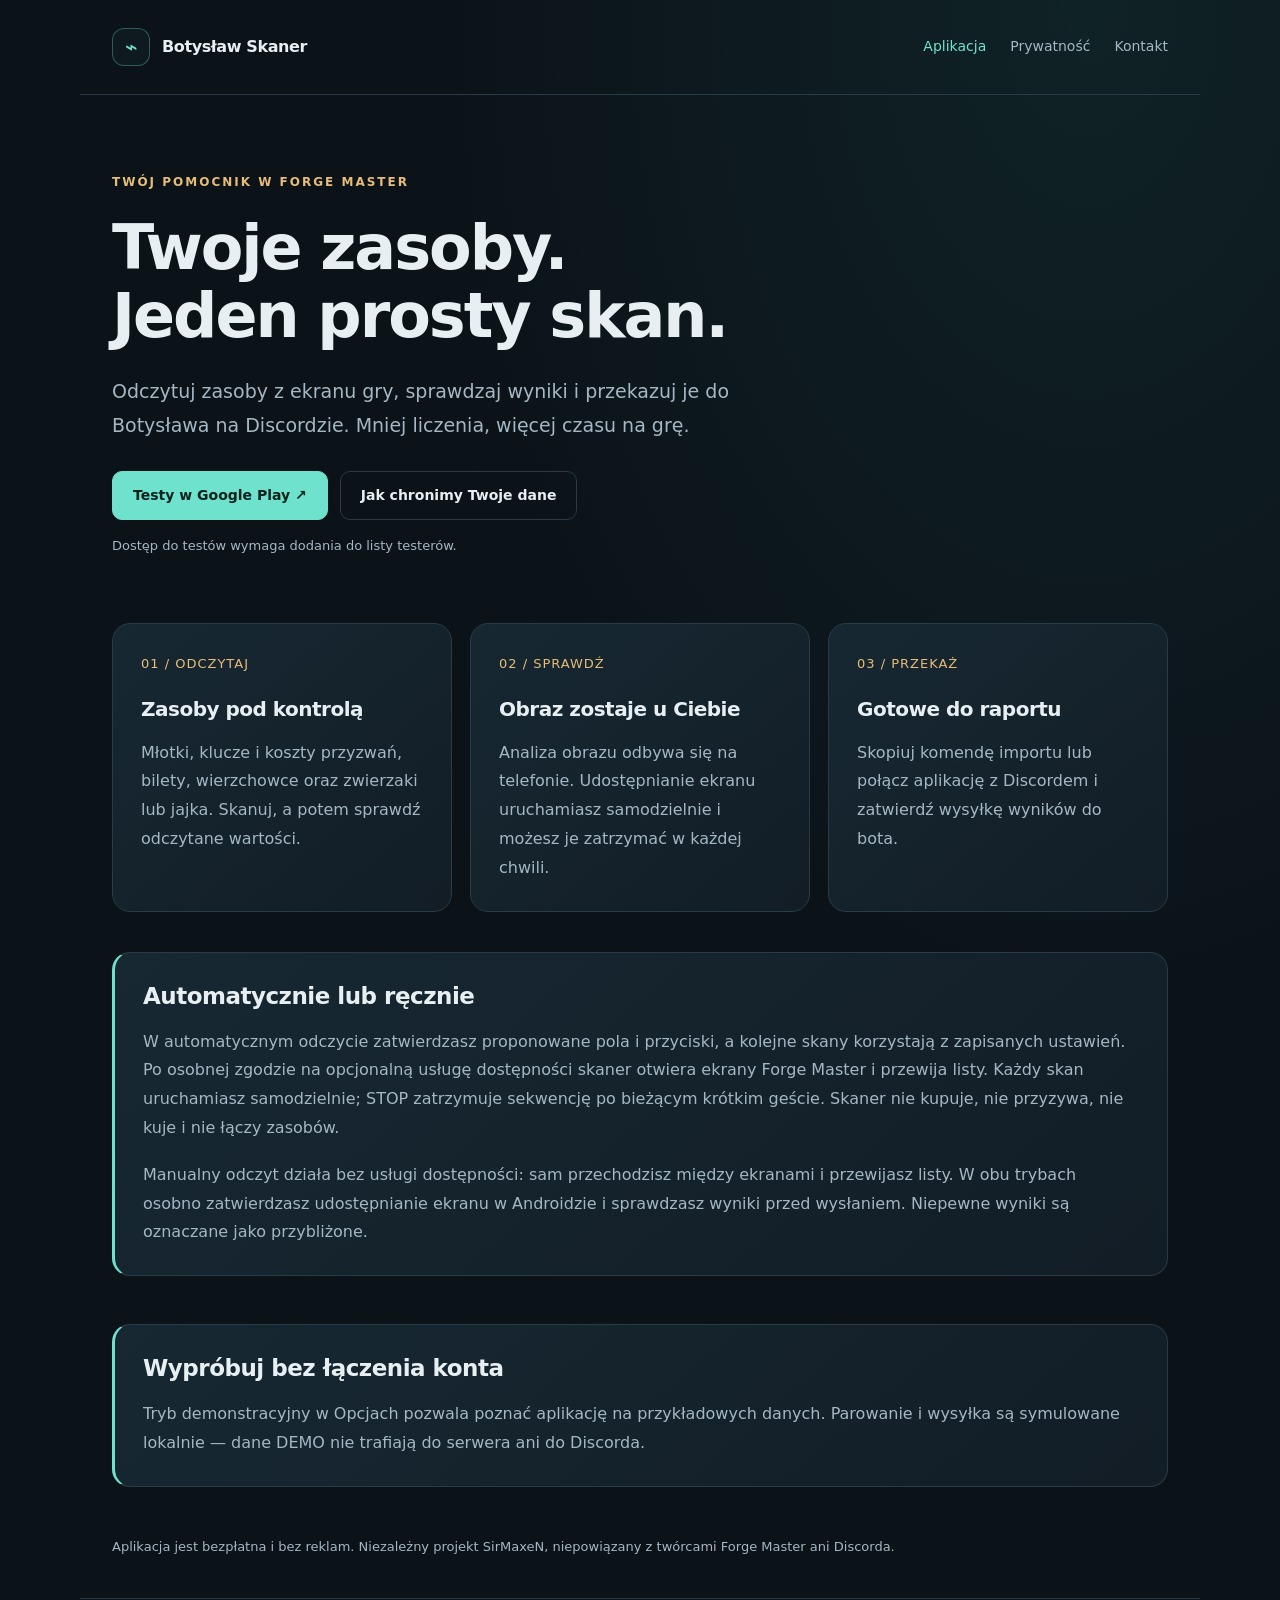
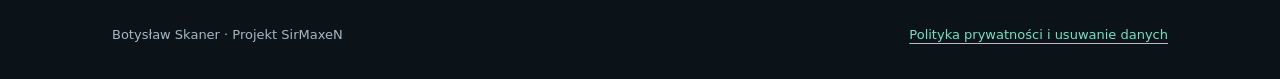
<file: docs/play-console/index.html>
<!doctype html>
<html lang="pl"><head><meta charset="utf-8"><meta name="viewport" content="width=device-width,initial-scale=1"><meta name="theme-color" content="#0b1218"><title>Botysław Skaner — SirMaxeN</title><link rel="stylesheet" href="site.css?v=20261026"></head><body>
<header><a class="brand" href="./"><span class="mark" aria-hidden="true">⌁</span>Botysław Skaner</a><nav aria-label="Nawigacja"><a href="./" aria-current="page">Aplikacja</a><a href="privacy.html" >Prywatność</a><a href="mailto:jakubkomar.jk@gmail.com">Kontakt</a></nav></header>
<main><div class="hero"><span class="eyebrow">Twój pomocnik w Forge Master</span><h1>Twoje zasoby.<br>Jeden prosty skan.</h1><p class="lead">Odczytuj zasoby z ekranu gry, sprawdzaj wyniki i przekazuj je do Botysława na Discordzie. Mniej liczenia, więcej czasu na grę.</p><div class="buttons"><a class="button primary" href="https://play.google.com/apps/testing/com.sirmaxen.BotyslawSkaner">Testy w Google Play ↗</a><a class="button" href="privacy.html">Jak chronimy Twoje dane</a></div><p class="meta" style="margin-top:14px">Dostęp do testów wymaga dodania do listy testerów.</p></div><div class="cards"><section class="card"><span class="number">01 / ODCZYTAJ</span><h2>Zasoby pod kontrolą</h2><p>Młotki, klucze i koszty przyzwań, bilety, wierzchowce oraz zwierzaki lub jajka. Skanuj, a potem sprawdź odczytane wartości.</p></section><section class="card"><span class="number">02 / SPRAWDŹ</span><h2>Obraz zostaje u Ciebie</h2><p>Analiza obrazu odbywa się na telefonie. Udostępnianie ekranu uruchamiasz samodzielnie i możesz je zatrzymać w każdej chwili.</p></section><section class="card"><span class="number">03 / PRZEKAŻ</span><h2>Gotowe do raportu</h2><p>Skopiuj komendę importu lub połącz aplikację z Discordem i zatwierdź wysyłkę wyników do bota.</p></section></div><section class="notice"><h2>Automatycznie lub ręcznie</h2><p>W automatycznym odczycie zatwierdzasz proponowane pola i przyciski, a kolejne skany korzystają z zapisanych ustawień. Po osobnej zgodzie na opcjonalną usługę dostępności skaner otwiera ekrany Forge Master i przewija listy. Każdy skan uruchamiasz samodzielnie; STOP zatrzymuje sekwencję po bieżącym krótkim geście. Skaner nie kupuje, nie przyzywa, nie kuje i nie łączy zasobów.</p><p>Manualny odczyt działa bez usługi dostępności: sam przechodzisz między ekranami i przewijasz listy. W obu trybach osobno zatwierdzasz udostępnianie ekranu w Androidzie i sprawdzasz wyniki przed wysłaniem. Niepewne wyniki są oznaczane jako przybliżone.</p></section><section class="notice"><h2>Wypróbuj bez łączenia konta</h2><p>Tryb demonstracyjny w Opcjach pozwala poznać aplikację na przykładowych danych. Parowanie i wysyłka są symulowane lokalnie — dane DEMO nie trafiają do serwera ani do Discorda.</p></section><p class="meta" style="margin-bottom:40px">Aplikacja jest bezpłatna i bez reklam. Niezależny projekt SirMaxeN, niepowiązany z twórcami Forge Master ani Discorda.</p></main>
<footer><p>Botysław Skaner · Projekt SirMaxeN</p><a href="privacy.html">Polityka prywatności i usuwanie danych</a></footer></body></html>
</file>
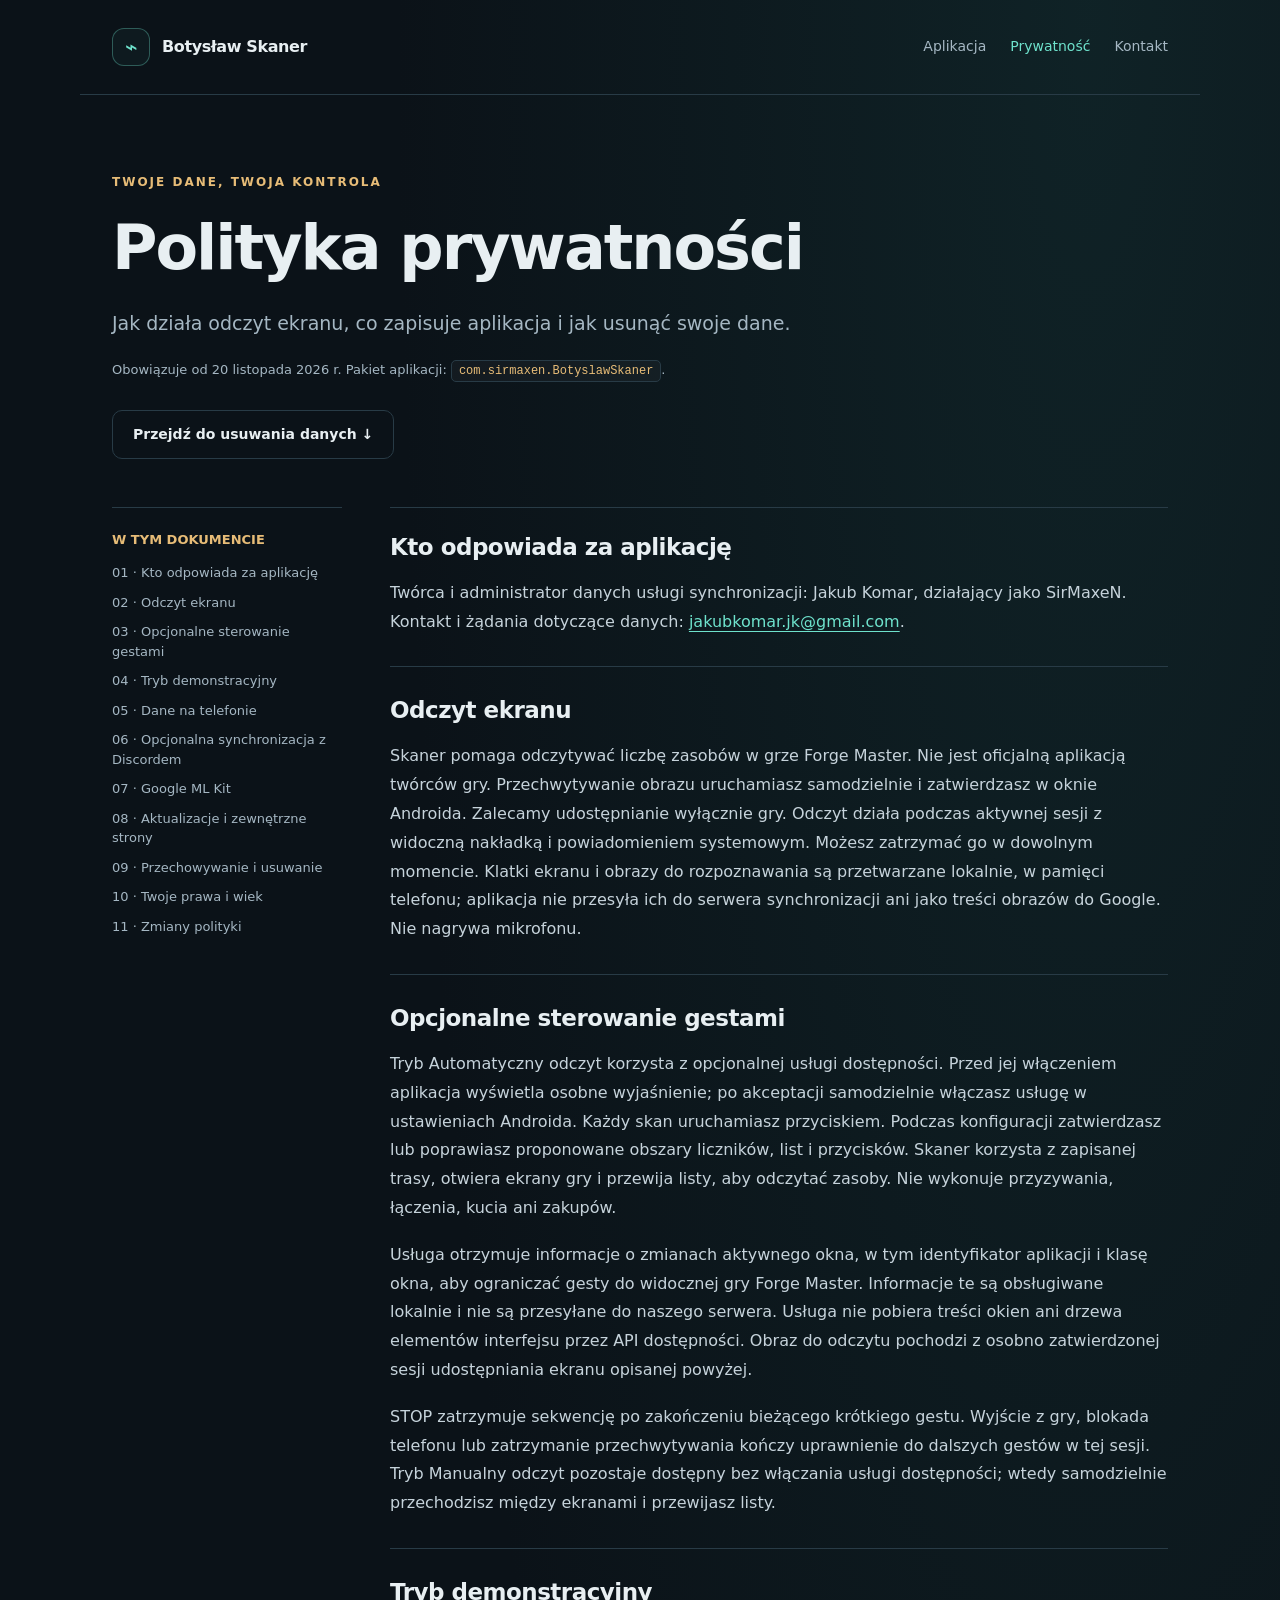
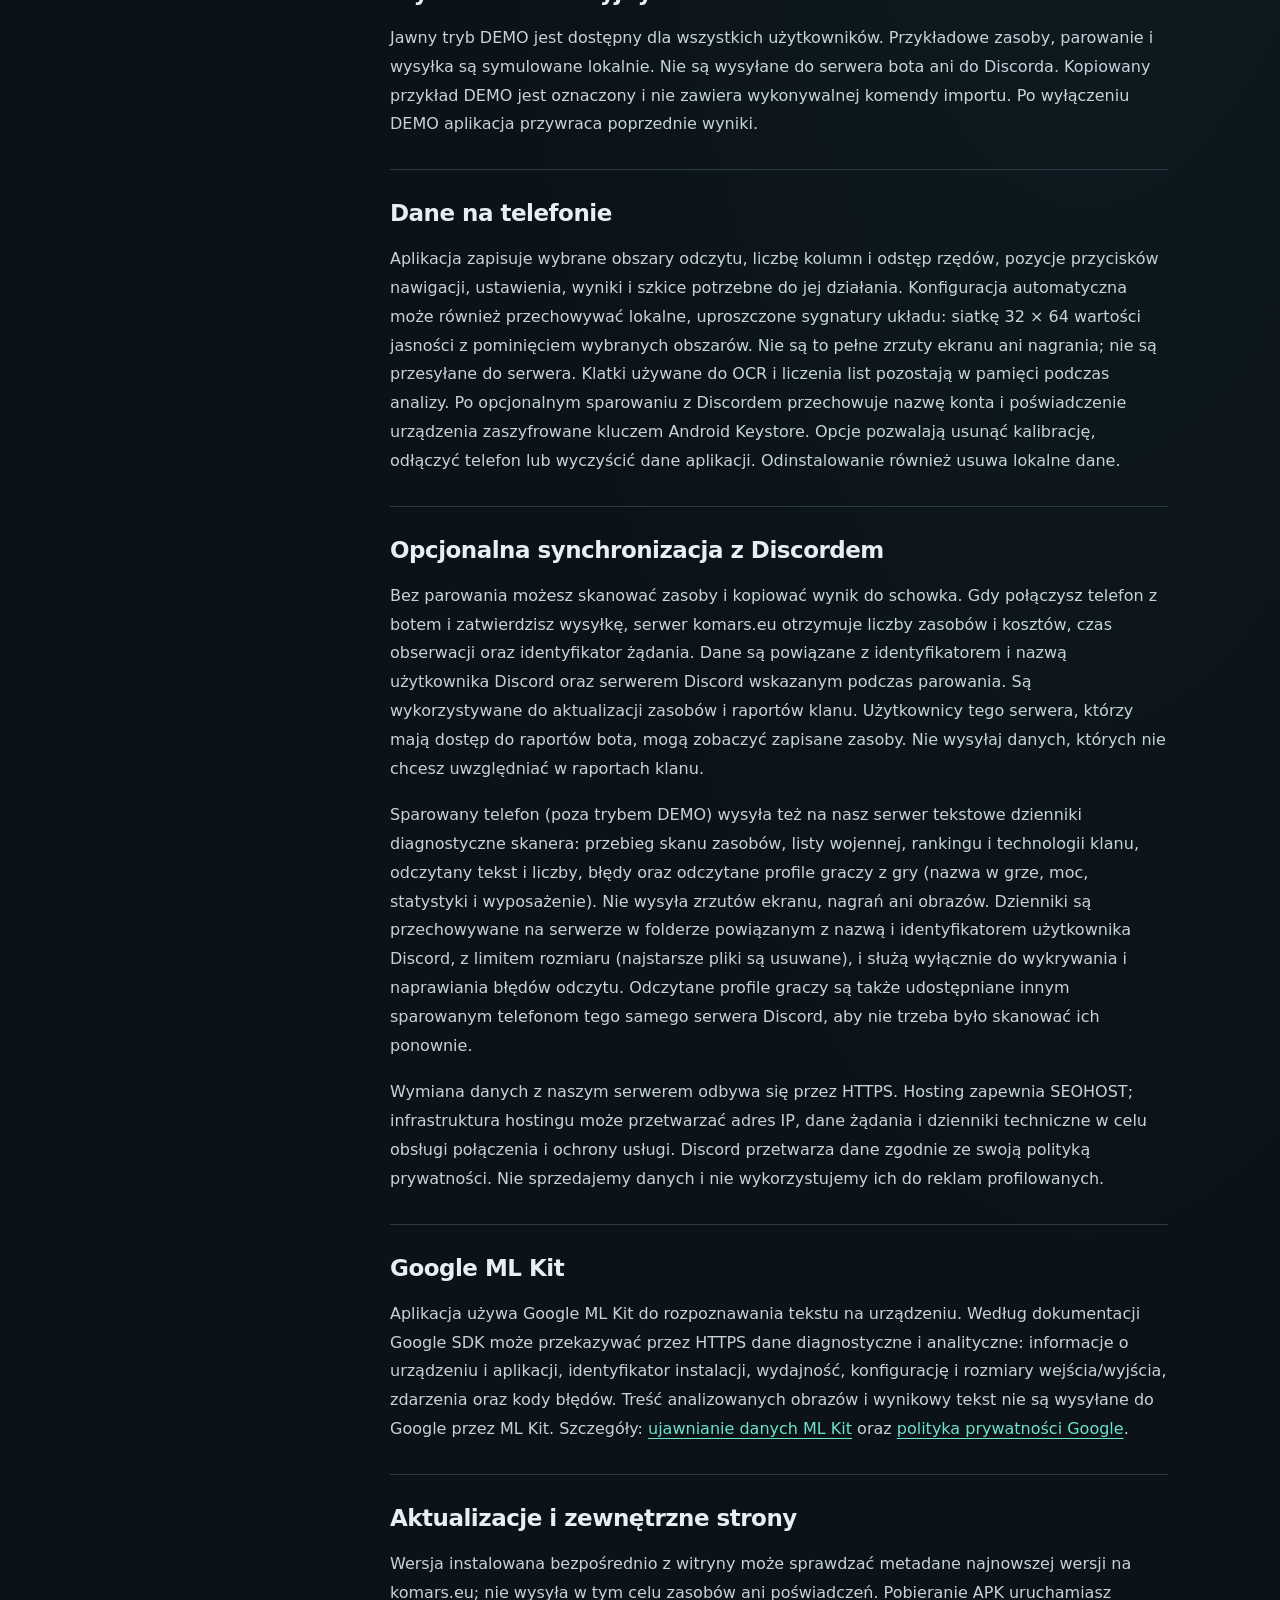
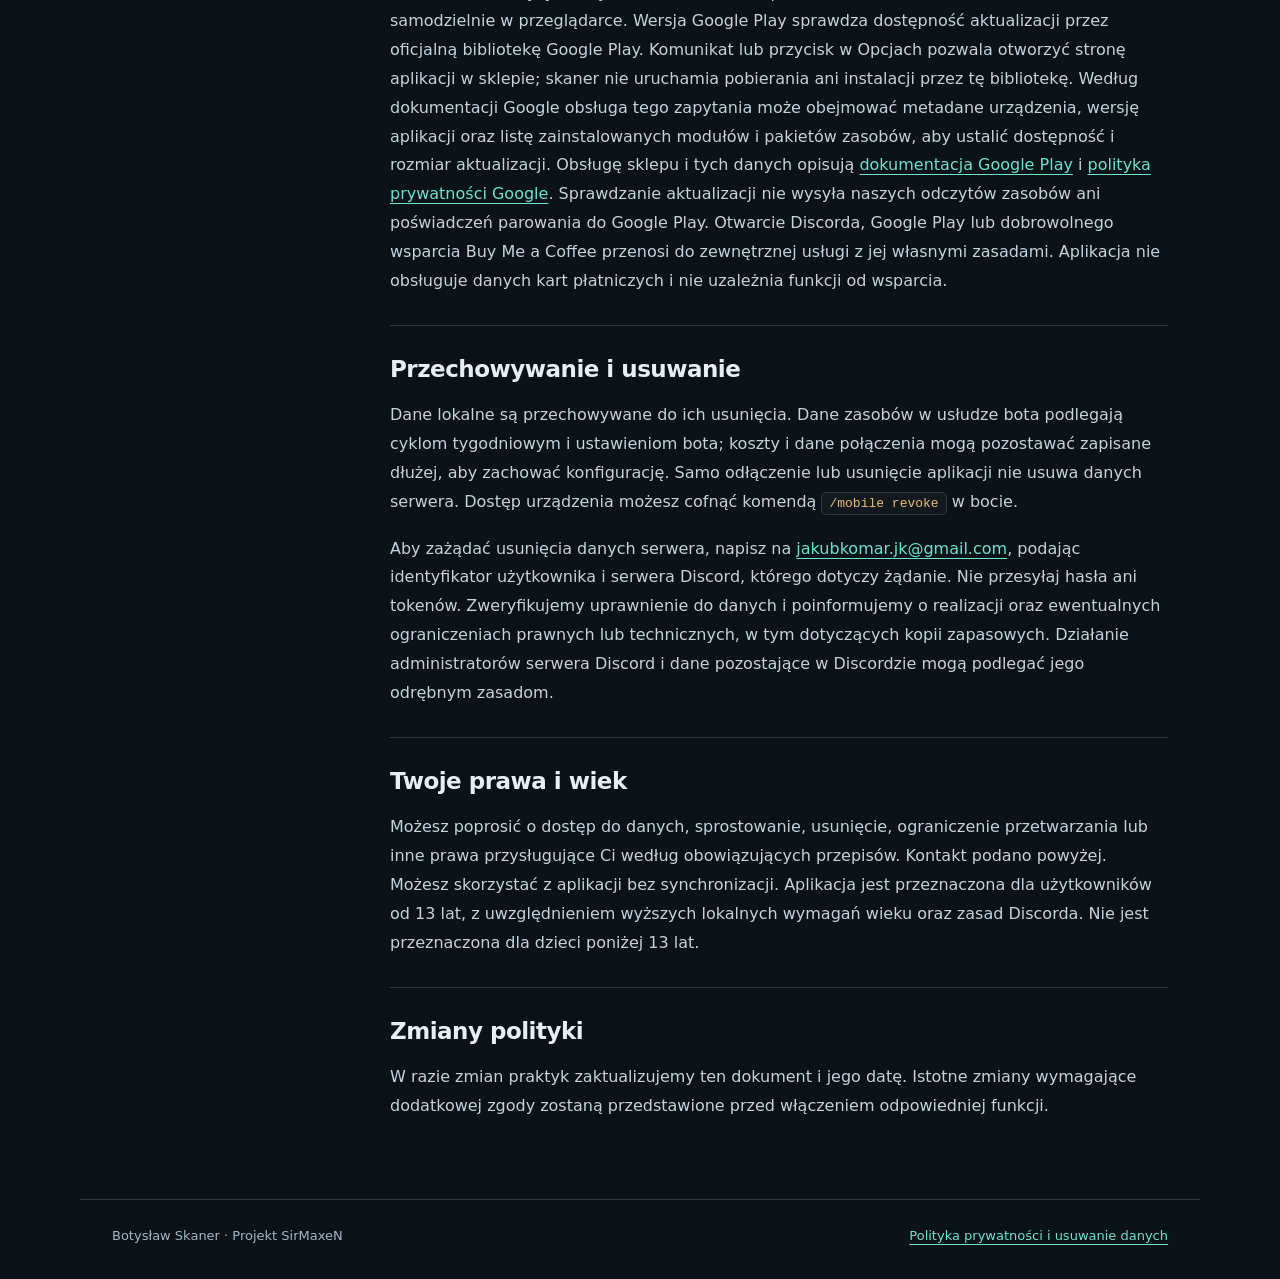
<file: docs/play-console/privacy.html>
<!doctype html>
<html lang="pl"><head><meta charset="utf-8"><meta name="viewport" content="width=device-width,initial-scale=1"><meta name="theme-color" content="#0b1218"><title>Botysław Skaner — polityka prywatności</title><link rel="stylesheet" href="site.css?v=20261026"></head><body>
<header><a class="brand" href="./"><span class="mark" aria-hidden="true">⌁</span>Botysław Skaner</a><nav aria-label="Nawigacja"><a href="./" >Aplikacja</a><a href="privacy.html" aria-current="page">Prywatność</a><a href="mailto:jakubkomar.jk@gmail.com">Kontakt</a></nav></header>
<main><div class="hero"><span class="eyebrow">Twoje dane, Twoja kontrola</span><h1>Polityka prywatności</h1><p class="lead">Jak działa odczyt ekranu, co zapisuje aplikacja i jak usunąć swoje dane.</p><div class="meta"><p>Obowiązuje od 20 listopada 2026 r. Pakiet aplikacji: <code>com.sirmaxen.BotyslawSkaner</code>.</p></div><div class="buttons"><a class="button" href="#usuwanie-danych">Przejdź do usuwania danych ↓</a></div></div><div class="document"><aside class="toc" aria-label="Spis treści"><strong>W TYM DOKUMENCIE</strong><a href="#sekcja-1">01 · Kto odpowiada za aplikację</a><a href="#sekcja-2">02 · Odczyt ekranu</a><a href="#sekcja-automatyzacja">03 · Opcjonalne sterowanie gestami</a><a href="#sekcja-3">04 · Tryb demonstracyjny</a><a href="#sekcja-4">05 · Dane na telefonie</a><a href="#sekcja-5">06 · Opcjonalna synchronizacja z Discordem</a><a href="#sekcja-6">07 · Google ML Kit</a><a href="#sekcja-7">08 · Aktualizacje i zewnętrzne strony</a><a href="#usuwanie-danych">09 · Przechowywanie i usuwanie</a><a href="#sekcja-9">10 · Twoje prawa i wiek</a><a href="#sekcja-10">11 · Zmiany polityki</a></aside><article><section id="sekcja-1"><h2>Kto odpowiada za aplikację</h2><p>Twórca i administrator danych usługi synchronizacji: Jakub Komar, działający jako SirMaxeN. Kontakt i żądania dotyczące danych: <a href="mailto:jakubkomar.jk@gmail.com">jakubkomar.jk@gmail.com</a>.</p></section><section id="sekcja-2"><h2>Odczyt ekranu</h2><p>Skaner pomaga odczytywać liczbę zasobów w grze Forge Master. Nie jest oficjalną aplikacją twórców gry. Przechwytywanie obrazu uruchamiasz samodzielnie i zatwierdzasz w oknie Androida. Zalecamy udostępnianie wyłącznie gry. Odczyt działa podczas aktywnej sesji z widoczną nakładką i powiadomieniem systemowym. Możesz zatrzymać go w dowolnym momencie. Klatki ekranu i obrazy do rozpoznawania są przetwarzane lokalnie, w pamięci telefonu; aplikacja nie przesyła ich do serwera synchronizacji ani jako treści obrazów do Google. Nie nagrywa mikrofonu.</p></section><section id="sekcja-automatyzacja"><h2>Opcjonalne sterowanie gestami</h2><p>Tryb Automatyczny odczyt korzysta z opcjonalnej usługi dostępności. Przed jej włączeniem aplikacja wyświetla osobne wyjaśnienie; po akceptacji samodzielnie włączasz usługę w ustawieniach Androida. Każdy skan uruchamiasz przyciskiem. Podczas konfiguracji zatwierdzasz lub poprawiasz proponowane obszary liczników, list i przycisków. Skaner korzysta z zapisanej trasy, otwiera ekrany gry i przewija listy, aby odczytać zasoby. Nie wykonuje przyzywania, łączenia, kucia ani zakupów.</p><p>Usługa otrzymuje informacje o zmianach aktywnego okna, w tym identyfikator aplikacji i klasę okna, aby ograniczać gesty do widocznej gry Forge Master. Informacje te są obsługiwane lokalnie i nie są przesyłane do naszego serwera. Usługa nie pobiera treści okien ani drzewa elementów interfejsu przez API dostępności. Obraz do odczytu pochodzi z osobno zatwierdzonej sesji udostępniania ekranu opisanej powyżej.</p><p>STOP zatrzymuje sekwencję po zakończeniu bieżącego krótkiego gestu. Wyjście z gry, blokada telefonu lub zatrzymanie przechwytywania kończy uprawnienie do dalszych gestów w tej sesji. Tryb Manualny odczyt pozostaje dostępny bez włączania usługi dostępności; wtedy samodzielnie przechodzisz między ekranami i przewijasz listy.</p></section><section id="sekcja-3"><h2>Tryb demonstracyjny</h2><p>Jawny tryb DEMO jest dostępny dla wszystkich użytkowników. Przykładowe zasoby, parowanie i wysyłka są symulowane lokalnie. Nie są wysyłane do serwera bota ani do Discorda. Kopiowany przykład DEMO jest oznaczony i nie zawiera wykonywalnej komendy importu. Po wyłączeniu DEMO aplikacja przywraca poprzednie wyniki.</p></section><section id="sekcja-4"><h2>Dane na telefonie</h2><p>Aplikacja zapisuje wybrane obszary odczytu, liczbę kolumn i odstęp rzędów, pozycje przycisków nawigacji, ustawienia, wyniki i szkice potrzebne do jej działania. Konfiguracja automatyczna może również przechowywać lokalne, uproszczone sygnatury układu: siatkę 32 × 64 wartości jasności z pominięciem wybranych obszarów. Nie są to pełne zrzuty ekranu ani nagrania; nie są przesyłane do serwera. Klatki używane do OCR i liczenia list pozostają w pamięci podczas analizy. Po opcjonalnym sparowaniu z Discordem przechowuje nazwę konta i poświadczenie urządzenia zaszyfrowane kluczem Android Keystore. Opcje pozwalają usunąć kalibrację, odłączyć telefon lub wyczyścić dane aplikacji. Odinstalowanie również usuwa lokalne dane.</p></section><section id="sekcja-5"><h2>Opcjonalna synchronizacja z Discordem</h2><p>Bez parowania możesz skanować zasoby i kopiować wynik do schowka. Gdy połączysz telefon z botem i zatwierdzisz wysyłkę, serwer komars.eu otrzymuje liczby zasobów i kosztów, czas obserwacji oraz identyfikator żądania. Dane są powiązane z identyfikatorem i nazwą użytkownika Discord oraz serwerem Discord wskazanym podczas parowania. Są wykorzystywane do aktualizacji zasobów i raportów klanu. Użytkownicy tego serwera, którzy mają dostęp do raportów bota, mogą zobaczyć zapisane zasoby. Nie wysyłaj danych, których nie chcesz uwzględniać w raportach klanu.</p><p>Sparowany telefon (poza trybem DEMO) wysyła też na nasz serwer tekstowe dzienniki diagnostyczne skanera: przebieg skanu zasobów, listy wojennej, rankingu i technologii klanu, odczytany tekst i liczby, błędy oraz odczytane profile graczy z gry (nazwa w grze, moc, statystyki i wyposażenie). Nie wysyła zrzutów ekranu, nagrań ani obrazów. Dzienniki są przechowywane na serwerze w folderze powiązanym z nazwą i identyfikatorem użytkownika Discord, z limitem rozmiaru (najstarsze pliki są usuwane), i służą wyłącznie do wykrywania i naprawiania błędów odczytu. Odczytane profile graczy są także udostępniane innym sparowanym telefonom tego samego serwera Discord, aby nie trzeba było skanować ich ponownie.</p><p>Wymiana danych z naszym serwerem odbywa się przez HTTPS. Hosting zapewnia SEOHOST; infrastruktura hostingu może przetwarzać adres IP, dane żądania i dzienniki techniczne w celu obsługi połączenia i ochrony usługi. Discord przetwarza dane zgodnie ze swoją polityką prywatności. Nie sprzedajemy danych i nie wykorzystujemy ich do reklam profilowanych.</p></section><section id="sekcja-6"><h2>Google ML Kit</h2><p>Aplikacja używa Google ML Kit do rozpoznawania tekstu na urządzeniu. Według dokumentacji Google SDK może przekazywać przez HTTPS dane diagnostyczne i analityczne: informacje o urządzeniu i aplikacji, identyfikator instalacji, wydajność, konfigurację i rozmiary wejścia/wyjścia, zdarzenia oraz kody błędów. Treść analizowanych obrazów i wynikowy tekst nie są wysyłane do Google przez ML Kit. Szczegóły: <a href="https://developers.google.com/ml-kit/android-data-disclosure">ujawnianie danych ML Kit</a> oraz <a href="https://policies.google.com/privacy">polityka prywatności Google</a>.</p></section><section id="sekcja-7"><h2>Aktualizacje i zewnętrzne strony</h2><p>Wersja instalowana bezpośrednio z witryny może sprawdzać metadane najnowszej wersji na komars.eu; nie wysyła w tym celu zasobów ani poświadczeń. Pobieranie APK uruchamiasz samodzielnie w przeglądarce. Wersja Google Play sprawdza dostępność aktualizacji przez oficjalną bibliotekę Google Play. Komunikat lub przycisk w Opcjach pozwala otworzyć stronę aplikacji w sklepie; skaner nie uruchamia pobierania ani instalacji przez tę bibliotekę. Według dokumentacji Google obsługa tego zapytania może obejmować metadane urządzenia, wersję aplikacji oraz listę zainstalowanych modułów i pakietów zasobów, aby ustalić dostępność i rozmiar aktualizacji. Obsługę sklepu i tych danych opisują <a href="https://developer.android.com/guide/playcore/in-app-updates#data-safety">dokumentacja Google Play</a> i <a href="https://policies.google.com/privacy">polityka prywatności Google</a>. Sprawdzanie aktualizacji nie wysyła naszych odczytów zasobów ani poświadczeń parowania do Google Play. Otwarcie Discorda, Google Play lub dobrowolnego wsparcia Buy Me a Coffee przenosi do zewnętrznej usługi z jej własnymi zasadami. Aplikacja nie obsługuje danych kart płatniczych i nie uzależnia funkcji od wsparcia.</p></section><section id="usuwanie-danych"><h2>Przechowywanie i usuwanie</h2><p>Dane lokalne są przechowywane do ich usunięcia. Dane zasobów w usłudze bota podlegają cyklom tygodniowym i ustawieniom bota; koszty i dane połączenia mogą pozostawać zapisane dłużej, aby zachować konfigurację. Samo odłączenie lub usunięcie aplikacji nie usuwa danych serwera. Dostęp urządzenia możesz cofnąć komendą <code>/mobile revoke</code> w bocie.</p><p>Aby zażądać usunięcia danych serwera, napisz na <a href="mailto:jakubkomar.jk@gmail.com?subject=Usuni%C4%99cie%20danych%20Botys%C5%82aw%20Skaner">jakubkomar.jk@gmail.com</a>, podając identyfikator użytkownika i serwera Discord, którego dotyczy żądanie. Nie przesyłaj hasła ani tokenów. Zweryfikujemy uprawnienie do danych i poinformujemy o realizacji oraz ewentualnych ograniczeniach prawnych lub technicznych, w tym dotyczących kopii zapasowych. Działanie administratorów serwera Discord i dane pozostające w Discordzie mogą podlegać jego odrębnym zasadom.</p></section><section id="sekcja-9"><h2>Twoje prawa i wiek</h2><p>Możesz poprosić o dostęp do danych, sprostowanie, usunięcie, ograniczenie przetwarzania lub inne prawa przysługujące Ci według obowiązujących przepisów. Kontakt podano powyżej. Możesz skorzystać z aplikacji bez synchronizacji. Aplikacja jest przeznaczona dla użytkowników od 13 lat, z uwzględnieniem wyższych lokalnych wymagań wieku oraz zasad Discorda. Nie jest przeznaczona dla dzieci poniżej 13 lat.</p></section><section id="sekcja-10"><h2>Zmiany polityki</h2><p>W razie zmian praktyk zaktualizujemy ten dokument i jego datę. Istotne zmiany wymagające dodatkowej zgody zostaną przedstawione przed włączeniem odpowiedniej funkcji.</p></section></article></div></main>
<footer><p>Botysław Skaner · Projekt SirMaxeN</p><a href="privacy.html">Polityka prywatności i usuwanie danych</a></footer></body></html>
</file>
<file: docs/play-console/site.css>
:root{color-scheme:dark;--bg:#0b1218;--panel:#121e27;--text:#e8eff2;--muted:#a5b7c3;--accent:#6ee2cc;--gold:#e7bc77;--line:#283b46}*{box-sizing:border-box}html{scroll-behavior:smooth;scroll-padding-top:24px}body{margin:0;background:radial-gradient(ellipse at 85% 0%,#163b3c66,transparent 45%),var(--bg);color:var(--text);font:16px/1.8 system-ui,-apple-system,Segoe UI,sans-serif}a{color:var(--accent);text-underline-offset:4px}a:hover{color:#b1ffed}a:focus-visible{outline:2px solid var(--gold);outline-offset:5px}header,main,footer{max-width:1120px;margin:auto;padding-left:32px;padding-right:32px}header{display:flex;align-items:center;justify-content:space-between;gap:24px;padding-top:28px;padding-bottom:28px;border-bottom:1px solid var(--line)}.brand{display:flex;align-items:center;gap:12px;color:var(--text);font-weight:750;text-decoration:none;letter-spacing:-.4px}.mark{display:grid;place-items:center;width:38px;height:38px;border:1px solid #6ee2cc55;border-radius:12px;color:var(--accent);background:#6ee2cc0a;font-size:21px}nav{display:flex;gap:24px;font-size:14px}nav a{color:var(--muted);text-decoration:none}nav a[aria-current=page]{color:var(--accent)}.hero{padding-top:72px;padding-bottom:48px;max-width:800px}.eyebrow{font-size:12px;text-transform:uppercase;letter-spacing:2px;color:var(--gold);font-weight:750}h1{font-size:clamp(34px,5.3vw,62px);line-height:1.1;letter-spacing:-2px;margin:18px 0 24px}h2{font-size:23px;line-height:1.35;letter-spacing:-.5px;margin:0 0 16px}p{margin:0 0 18px}.lead{font-size:19px;color:var(--muted);max-width:680px}.buttons{display:flex;flex-wrap:wrap;gap:12px;margin-top:28px}.button{display:inline-block;padding:11px 20px;border-radius:10px;border:1px solid var(--line);text-decoration:none;color:var(--text);font-weight:650;font-size:14px}.button.primary{background:var(--accent);color:#09221e;border-color:var(--accent)}.button:hover{border-color:var(--accent)}.cards{display:grid;grid-template-columns:repeat(3,1fr);gap:18px;margin:0 0 40px}.card,.notice{background:linear-gradient(140deg,#172832,#121d26);border:1px solid var(--line);border-radius:18px;padding:28px}.card p{color:var(--muted);margin:0}.number{color:var(--gold);font-size:13px;letter-spacing:1px;display:block;margin-bottom:20px}.card h2{font-size:20px}.notice{border-left:3px solid var(--accent);margin-bottom:48px}.notice p:last-child{margin:0}.notice p{color:var(--muted)}.document{display:grid;grid-template-columns:230px minmax(0,1fr);gap:48px;padding-bottom:48px}.toc{align-self:start;position:sticky;top:24px;border-top:1px solid var(--line);padding-top:20px;font-size:13px}.toc strong{display:block;color:var(--gold);margin-bottom:12px}.toc a{display:block;color:var(--muted);text-decoration:none;margin:0 0 10px;line-height:1.5}.toc a:hover{color:var(--accent)}article{min-width:0}article section{padding:28px 0 12px;border-top:1px solid var(--line)}article section p{color:#c6d3db}article section:first-child{padding-top:24px}code{font:13px/1.7 ui-monospace,monospace;color:var(--gold);background:#ffffff08;border:1px solid var(--line);padding:3px 7px;border-radius:5px;overflow-wrap:anywhere}.meta{color:var(--muted);font-size:13px}.meta code{font-size:12px}footer{border-top:1px solid var(--line);padding-top:24px;padding-bottom:32px;color:var(--muted);font-size:13px;display:flex;justify-content:space-between;gap:20px;flex-wrap:wrap}footer p{margin:0}video{width:100%;max-height:75vh;background:#000;border-radius:14px}.video-wrap{max-width:900px;padding-bottom:48px}@media(max-width:760px){header,main,footer{padding-left:20px;padding-right:20px}header{gap:16px;flex-wrap:wrap}nav{gap:18px}.hero{padding-top:44px;padding-bottom:32px}h1{letter-spacing:-1px}.cards{grid-template-columns:1fr}.card{padding:24px}.document{grid-template-columns:1fr;gap:28px}.toc{position:static;columns:2;column-gap:20px}.toc strong{column-span:all}.toc a{break-inside:avoid}.lead{font-size:17px}.meta code{display:inline-block;margin-top:6px}}@media(prefers-reduced-motion:reduce){html{scroll-behavior:auto}}
</file>
